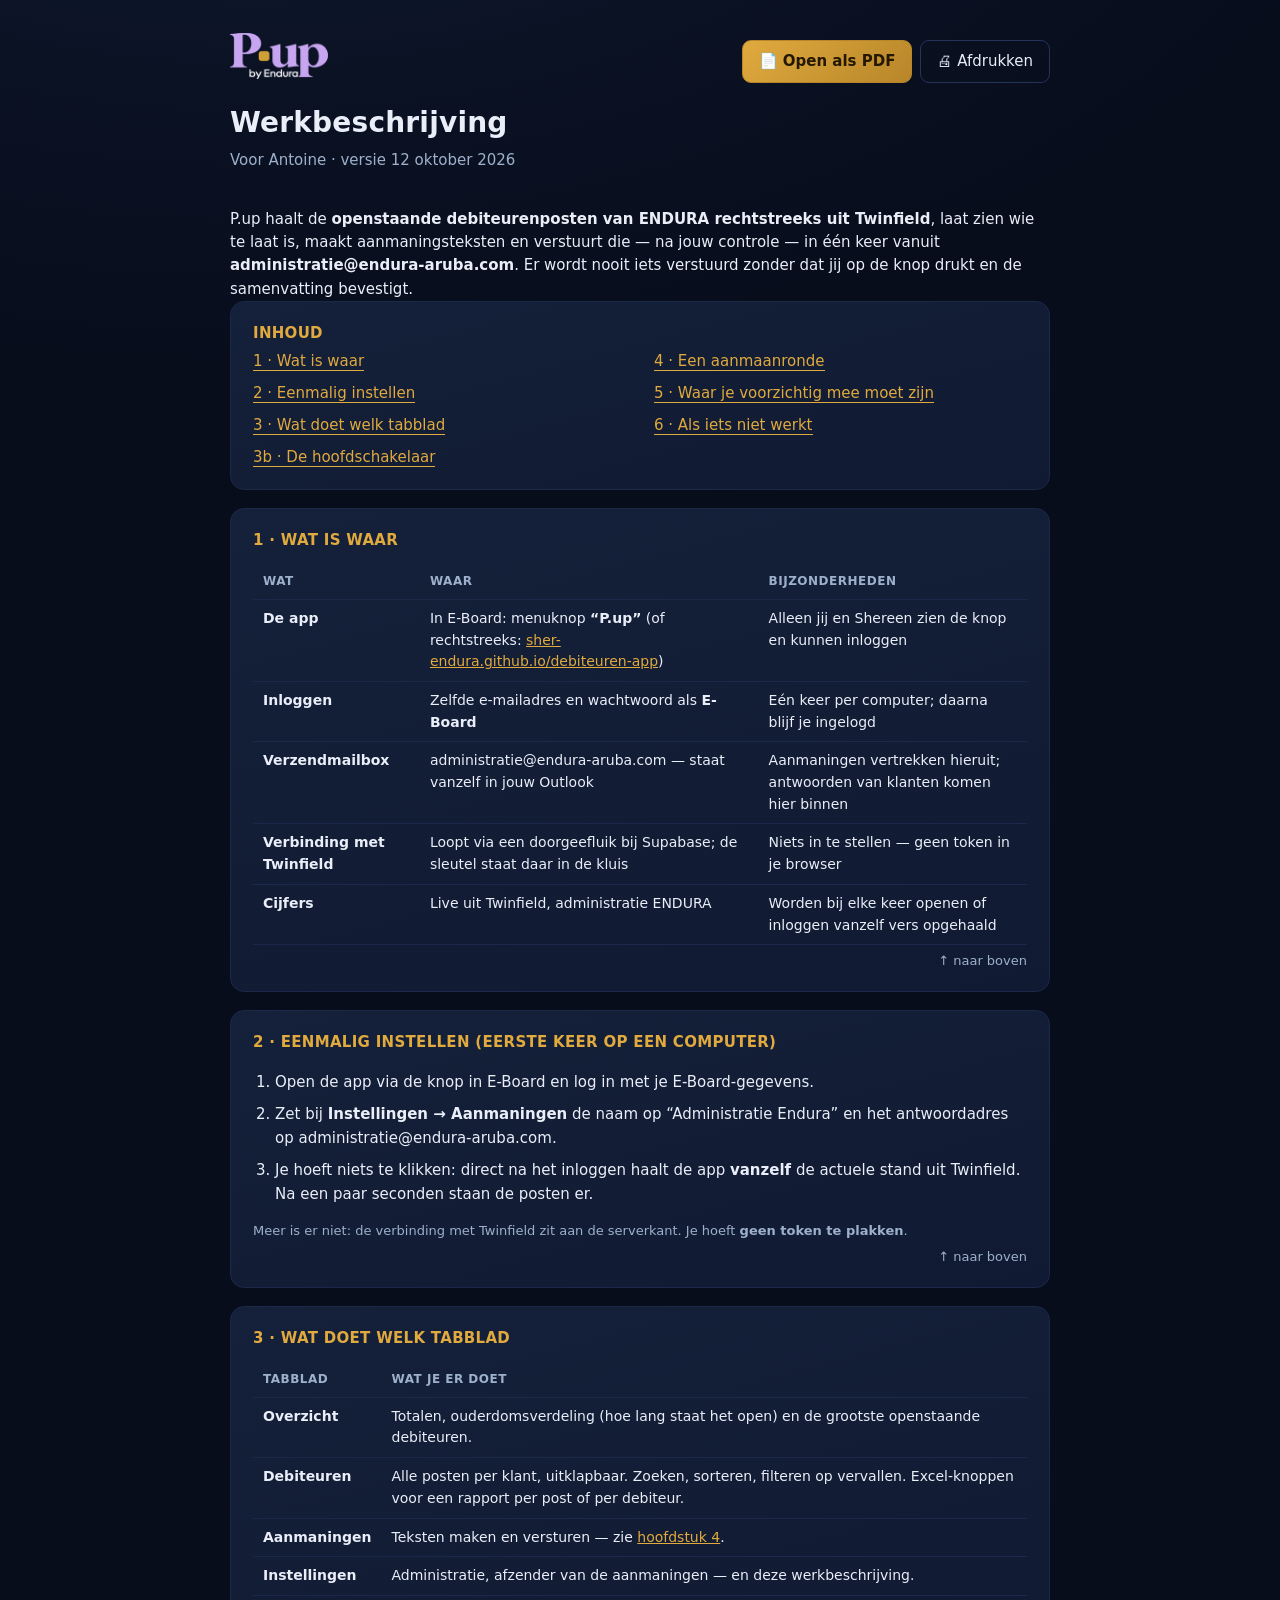
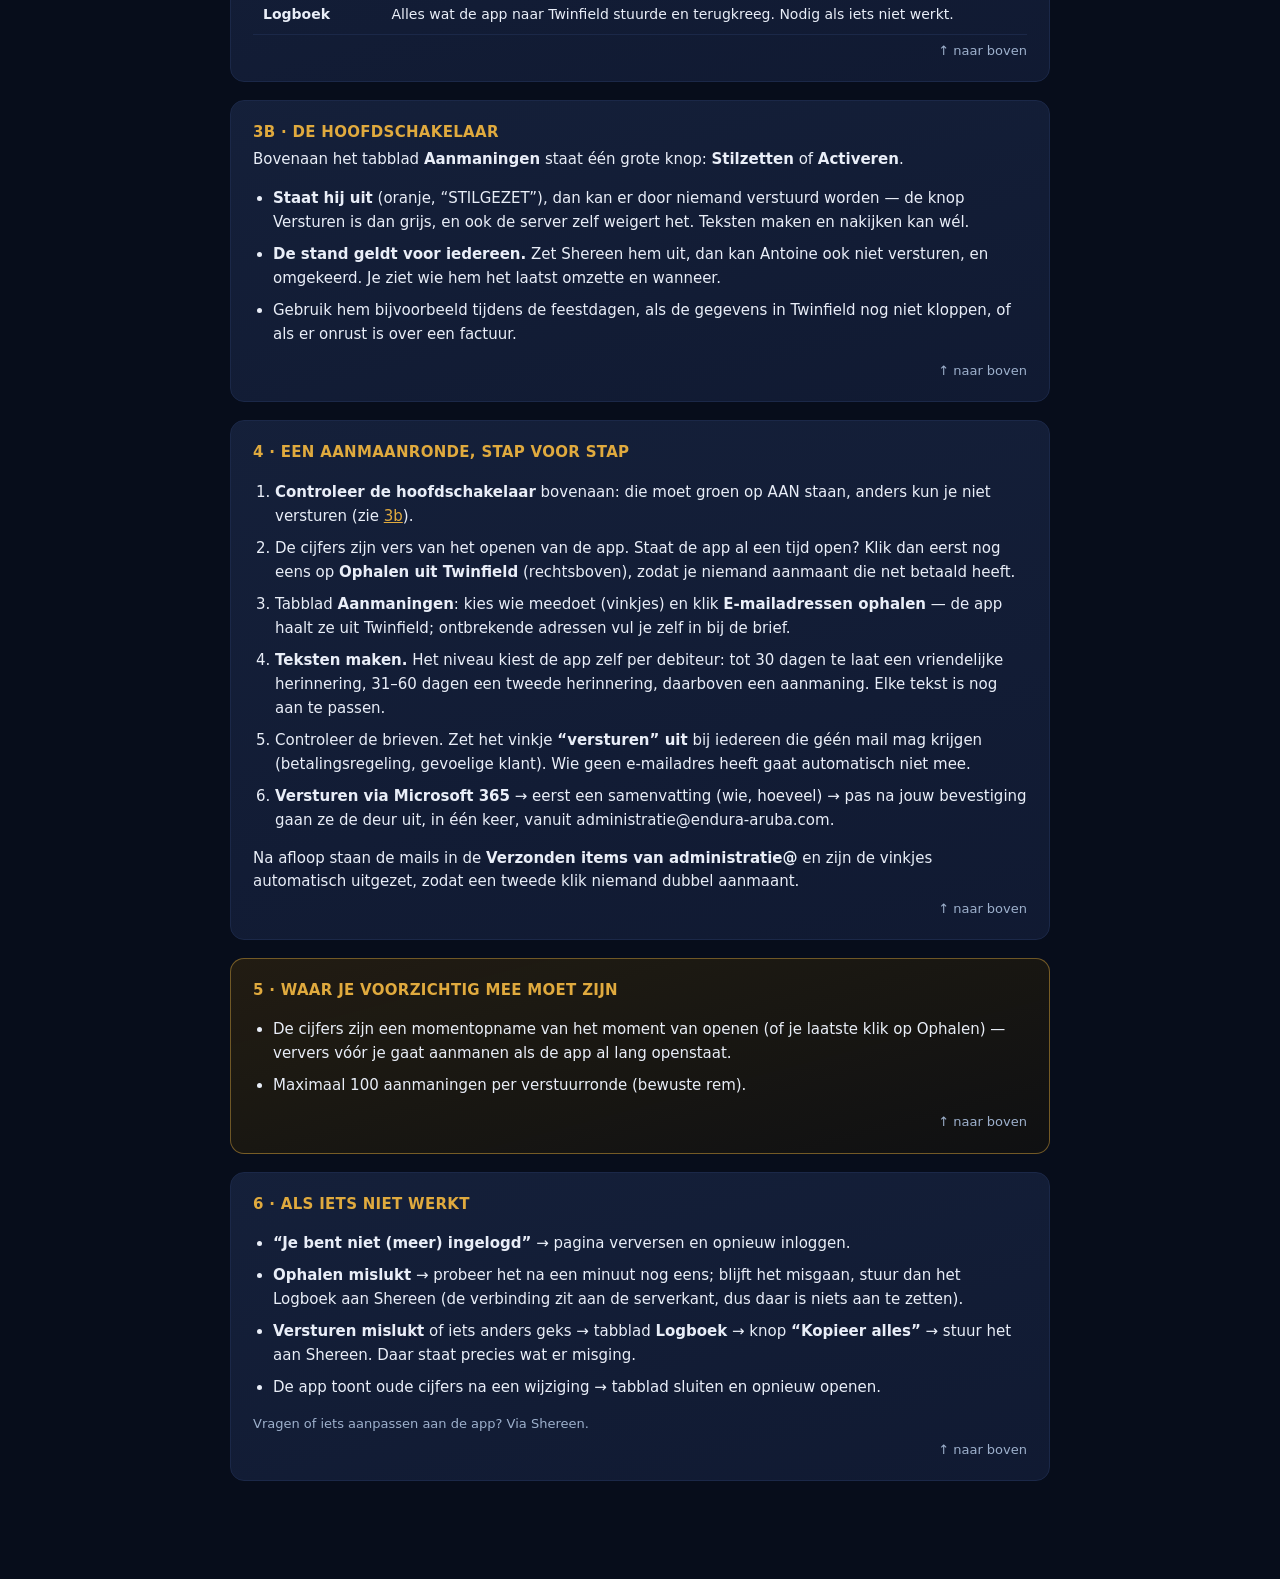
<file: werkbeschrijving.html>
<!DOCTYPE html>
<html lang="nl">
<head>
<meta charset="UTF-8">
<meta name="viewport" content="width=device-width, initial-scale=1">
<title>Werkbeschrijving · P.up by Endura</title>
<link rel="icon" href="favicon.ico" sizes="any">
<link rel="icon" type="image/png" sizes="32x32" href="favicon-32.png">
<link rel="stylesheet" href="styles.css">
<style>
  html { scroll-behavior: smooth; }
  .wb { max-width: 860px; margin: 0 auto; padding: 28px 20px 80px; }
  .wb h1 { font-size: 28px; margin: 18px 0 4px; }
  .wb .onder { color: var(--zacht); margin-bottom: 22px; padding-bottom: 14px; border-bottom: 2px solid var(--goud); }
  .wb .paneel { scroll-margin-top: 16px; }
  .wb ol { padding-left: 22px; }
  .wb ol li, .wb ul li { margin-bottom: 8px; line-height: 1.6; }
  .wb ul { padding-left: 20px; }
  .wb table td, .wb table th { white-space: normal; vertical-align: top; }
  .wb-kop { display: flex; align-items: center; justify-content: space-between; gap: 14px; flex-wrap: wrap; }
  .wb-kop .knoppen { display: flex; gap: 8px; flex-wrap: wrap; }
  .wb-kop .knop { text-decoration: none; display: inline-block; }
  .inhoud ol { list-style: none; padding-left: 0; margin: 0; columns: 2; column-gap: 28px; }
  .inhoud li { margin-bottom: 6px; break-inside: avoid; }
  .inhoud a { color: var(--tekst); text-decoration: none; border-bottom: 1px solid var(--accent); }
  .inhoud a:hover { color: var(--accent); }
  .wb p a, .wb li a, .wb td a { color: var(--accent); }
  .naar-boven { display: block; text-align: right; font-size: 13px; color: var(--zacht); text-decoration: none; margin-top: 6px; }
  @media (max-width: 600px) { .inhoud ol { columns: 1; } }
  @media print {
    @page { margin: 16mm 14mm; }
    body { background: #fff !important; color: #111; }
    .wb { padding: 0; max-width: none; }
    .paneel { border-color: #bbb; background: #fff; box-shadow: none; break-inside: avoid; }
    .wb h2 { color: #7a5a16; }
    .wb .onder { color: #333; }
    .zacht, .wb .zacht { color: #333; }
    .inhoud a, .wb a { color: #111; }
    .niet-printen, .naar-boven { display: none !important; }
    .merk-logo .logo-donker { display: none !important; }
    .merk-logo .logo-licht { display: block !important; }
  }
</style>
</head>
<body>
<script>/* thema van de app volgen; bij afdrukken (en bij ?druk, waarmee de pdf gemaakt wordt) altijd licht */
try { if (localStorage.getItem("debiteuren.thema") === "licht") document.body.classList.add("licht"); } catch (e) {}
if (/[?&]druk\b/.test(location.search)) document.body.classList.add("licht");
let wasLicht = document.body.classList.contains("licht");
addEventListener("beforeprint", () => { wasLicht = document.body.classList.contains("licht"); document.body.classList.add("licht"); });
addEventListener("afterprint", () => { if (!wasLicht) document.body.classList.remove("licht"); });</script>
<div class="wb" id="boven">
  <div class="wb-kop">
    <div class="merk-logo">
      <img class="logo-donker" src="pup-logo-licht.png" alt="P.up by Endura">
      <img class="logo-licht" src="pup-logo.png" alt="P.up by Endura">
    </div>
    <div class="knoppen niet-printen">
      <a class="knop goud" href="werkbeschrijving.pdf" target="_blank" rel="noreferrer">📄 Open als PDF</a>
      <button class="knop stil" type="button" onclick="window.print()">🖨 Afdrukken</button>
    </div>
  </div>
  <h1>Werkbeschrijving</h1>
  <p class="onder">Voor Antoine · versie 12 oktober 2026</p>

  <p>P.up haalt de <b>openstaande debiteurenposten van ENDURA rechtstreeks uit Twinfield</b>, laat zien wie te laat is, maakt aanmaningsteksten en verstuurt die — na jouw controle — in één keer vanuit <b>administratie@endura-aruba.com</b>. Er wordt nooit iets verstuurd zonder dat jij op de knop drukt en de samenvatting bevestigt.</p>

  <nav class="paneel inhoud" aria-label="Inhoud">
    <h2>Inhoud</h2>
    <ol>
      <li><a href="#waar">1 · Wat is waar</a></li>
      <li><a href="#instellen">2 · Eenmalig instellen</a></li>
      <li><a href="#tabbladen">3 · Wat doet welk tabblad</a></li>
      <li><a href="#schakelaar">3b · De hoofdschakelaar</a></li>
      <li><a href="#aanmanen">4 · Een aanmaanronde</a></li>
      <li><a href="#voorzichtig">5 · Waar je voorzichtig mee moet zijn</a></li>
      <li><a href="#storing">6 · Als iets niet werkt</a></li>
    </ol>
  </nav>
  <div class="paneel" id="waar">
    <h2>1 · Wat is waar</h2>
    <div class="tabel-omhulsel"><table>
      <thead><tr><th>Wat</th><th>Waar</th><th>Bijzonderheden</th></tr></thead>
      <tbody>
        <tr><td><b>De app</b></td><td>In E-Board: menuknop <b>“P.up”</b> (of rechtstreeks: <a href="https://sher-endura.github.io/debiteuren-app/" target="_blank" rel="noreferrer">sher-endura.github.io/debiteuren-app</a>)</td><td>Alleen jij en Shereen zien de knop en kunnen inloggen</td></tr>
        <tr><td><b>Inloggen</b></td><td>Zelfde e-mailadres en wachtwoord als <b>E-Board</b></td><td>Eén keer per computer; daarna blijf je ingelogd</td></tr>
        <tr><td><b>Verzendmailbox</b></td><td>administratie@endura-aruba.com — staat vanzelf in jouw Outlook</td><td>Aanmaningen vertrekken hieruit; antwoorden van klanten komen hier binnen</td></tr>
        <tr><td><b>Verbinding met Twinfield</b></td><td>Loopt via een doorgeefluik bij Supabase; de sleutel staat daar in de kluis</td><td>Niets in te stellen — geen token in je browser</td></tr>
        <tr><td><b>Cijfers</b></td><td>Live uit Twinfield, administratie ENDURA</td><td>Worden bij elke keer openen of inloggen vanzelf vers opgehaald</td></tr>
      </tbody>
    </table></div>
    <a class="naar-boven" href="#boven">↑ naar boven</a>
  </div>

  <div class="paneel" id="instellen">
    <h2>2 · Eenmalig instellen (eerste keer op een computer)</h2>
    <ol>
      <li>Open de app via de knop in E-Board en log in met je E-Board-gegevens.</li>
      <li>Zet bij <b>Instellingen → Aanmaningen</b> de naam op “Administratie Endura” en het antwoordadres op administratie@endura-aruba.com.</li>
      <li>Je hoeft niets te klikken: direct na het inloggen haalt de app <b>vanzelf</b> de actuele stand uit Twinfield. Na een paar seconden staan de posten er.</li>
    </ol>
    <p class="zacht klein">Meer is er niet: de verbinding met Twinfield zit aan de serverkant. Je hoeft <b>geen token te plakken</b>.</p>
    <a class="naar-boven" href="#boven">↑ naar boven</a>
  </div>

  <div class="paneel" id="tabbladen">
    <h2>3 · Wat doet welk tabblad</h2>
    <div class="tabel-omhulsel"><table>
      <thead><tr><th>Tabblad</th><th>Wat je er doet</th></tr></thead>
      <tbody>
        <tr><td><b>Overzicht</b></td><td>Totalen, ouderdomsverdeling (hoe lang staat het open) en de grootste openstaande debiteuren.</td></tr>
        <tr><td><b>Debiteuren</b></td><td>Alle posten per klant, uitklapbaar. Zoeken, sorteren, filteren op vervallen. Excel-knoppen voor een rapport per post of per debiteur.</td></tr>
        <tr><td><b>Aanmaningen</b></td><td>Teksten maken en versturen — zie <a href="#aanmanen">hoofdstuk 4</a>.</td></tr>
        <tr><td><b>Instellingen</b></td><td>Administratie, afzender van de aanmaningen — en deze werkbeschrijving.</td></tr>
        <tr><td><b>Logboek</b></td><td>Alles wat de app naar Twinfield stuurde en terugkreeg. Nodig als iets niet werkt.</td></tr>
      </tbody>
    </table></div>
    <a class="naar-boven" href="#boven">↑ naar boven</a>
  </div>

  <div class="paneel" id="schakelaar">
    <h2>3b · De hoofdschakelaar</h2>
    <p>Bovenaan het tabblad <b>Aanmaningen</b> staat één grote knop: <b>Stilzetten</b> of <b>Activeren</b>.</p>
    <ul>
      <li><b>Staat hij uit</b> (oranje, “STILGEZET”), dan kan er door niemand verstuurd worden — de knop Versturen is dan grijs, en ook de server zelf weigert het. Teksten maken en nakijken kan wél.</li>
      <li><b>De stand geldt voor iedereen.</b> Zet Shereen hem uit, dan kan Antoine ook niet versturen, en omgekeerd. Je ziet wie hem het laatst omzette en wanneer.</li>
      <li>Gebruik hem bijvoorbeeld tijdens de feestdagen, als de gegevens in Twinfield nog niet kloppen, of als er onrust is over een factuur.</li>
    </ul>
    <a class="naar-boven" href="#boven">↑ naar boven</a>
  </div>

  <div class="paneel" id="aanmanen">
    <h2>4 · Een aanmaanronde, stap voor stap</h2>
    <ol>
      <li><b>Controleer de hoofdschakelaar</b> bovenaan: die moet groen op AAN staan, anders kun je niet versturen (zie <a href="#schakelaar">3b</a>).</li>
      <li>De cijfers zijn vers van het openen van de app. Staat de app al een tijd open? Klik dan eerst nog eens op <b>Ophalen uit Twinfield</b> (rechtsboven), zodat je niemand aanmaant die net betaald heeft.</li>
      <li>Tabblad <b>Aanmaningen</b>: kies wie meedoet (vinkjes) en klik <b>E-mailadressen ophalen</b> — de app haalt ze uit Twinfield; ontbrekende adressen vul je zelf in bij de brief.</li>
      <li><b>Teksten maken.</b> Het niveau kiest de app zelf per debiteur: tot 30 dagen te laat een vriendelijke herinnering, 31–60 dagen een tweede herinnering, daarboven een aanmaning. Elke tekst is nog aan te passen.</li>
      <li>Controleer de brieven. Zet het vinkje <b>“versturen” uit</b> bij iedereen die géén mail mag krijgen (betalingsregeling, gevoelige klant). Wie geen e-mailadres heeft gaat automatisch niet mee.</li>
      <li><b>Versturen via Microsoft 365</b> → eerst een samenvatting (wie, hoeveel) → pas na jouw bevestiging gaan ze de deur uit, in één keer, vanuit administratie@endura-aruba.com.</li>
    </ol>
    <p>Na afloop staan de mails in de <b>Verzonden items van administratie@</b> en zijn de vinkjes automatisch uitgezet, zodat een tweede klik niemand dubbel aanmaant.</p>
    <a class="naar-boven" href="#boven">↑ naar boven</a>
  </div>

  <div class="paneel waarschuwing" id="voorzichtig">
    <h2>5 · Waar je voorzichtig mee moet zijn</h2>
    <ul>
      <li>De cijfers zijn een momentopname van het moment van openen (of je laatste klik op Ophalen) — ververs vóór je gaat aanmanen als de app al lang openstaat.</li>
      <li>Maximaal 100 aanmaningen per verstuurronde (bewuste rem).</li>
    </ul>
    <a class="naar-boven" href="#boven">↑ naar boven</a>
  </div>

  <div class="paneel" id="storing">
    <h2>6 · Als iets niet werkt</h2>
    <ul>
      <li><b>“Je bent niet (meer) ingelogd”</b> → pagina verversen en opnieuw inloggen.</li>
      <li><b>Ophalen mislukt</b> → probeer het na een minuut nog eens; blijft het misgaan, stuur dan het Logboek aan Shereen (de verbinding zit aan de serverkant, dus daar is niets aan te zetten).</li>
      <li><b>Versturen mislukt</b> of iets anders geks → tabblad <b>Logboek</b> → knop <b>“Kopieer alles”</b> → stuur het aan Shereen. Daar staat precies wat er misging.</li>
      <li>De app toont oude cijfers na een wijziging → tabblad sluiten en opnieuw openen.</li>
    </ul>
    <p class="zacht klein">Vragen of iets aanpassen aan de app? Via Shereen.</p>
    <a class="naar-boven" href="#boven">↑ naar boven</a>
  </div>
</div>
</body>
</html>
</file>
<file: styles.css>
/* Debiteuren · Endura — twee thema's:
   - donker (standaard): nachtblauw met goud, naar het DirectLink-diagram
   - licht: wit/grijs met blauw, naar de SellSync-kleuren
   Het thema staat als class op <body> (body.licht); de keuze wordt per browser
   onthouden. Alle kleuren lopen via de variabelen hieronder — nieuwe kleuren
   dus áltijd hier definiëren, nooit los in een regel verderop. */

:root {
  --achtergrond:  radial-gradient(1200px 700px at 20% -10%, #16243f 0%, #0b1224 55%, #070d1b 100%);
  --paneel:       linear-gradient(165deg, rgba(23,35,63,.85), rgba(18,28,54,.85));
  --paneel-plat:  #17233f;
  --tegel:        linear-gradient(160deg, rgba(31,47,84,.9), rgba(16,25,47,.9));
  --zijbalk:      linear-gradient(180deg, rgba(18,28,54,.95), rgba(9,15,30,.95));
  --kaart:        linear-gradient(160deg, #17233f, #121c36);
  --veld:         #0d1730;
  --rand:         #23335a;
  --rand-zacht:   #1b2848;
  --tekst:        #e9eef8;
  --zacht:        #9db0cc;
  --kop-donker:   #1b2848;

  /* accent = knoppen, actieve navigatie, kopjes, merkpunt */
  --accent:        #e0aa3e;
  --accent-diep:   #b8862a;
  --accent-tekst:  #241800;
  --accent-gloed:  rgba(224,170,62,.55);
  --accent-zweem:  rgba(224,170,62,.18);

  /* waarschuwing = "te laat"-markeringen (in donker dezelfde goudtint) */
  --laat:          #e0aa3e;
  --laat-rand:     rgba(224,170,62,.5);
  --dagen:         #b8a6f0;   /* dagen-te-laat-kolommen: zachtpaars */

  --blauw:        #4a8fd4;
  --blauw-diep:   #2f6fb0;
  --rood:         #e8736a;
  --groen:        #5fbf8f;

  --hover:        rgba(74,143,212,.12);
  --rij-hover:    rgba(74,143,212,.08);
  --baan:         rgba(255,255,255,.06);
  --groep-bg:     rgba(13,23,48,.5);
  --groep-kop:    rgba(31,47,84,.45);
  --groep-kop-h:  rgba(31,47,84,.7);
  --code-bg:      #0a1122;
  --code-tekst:   #c9d8ee;
  --focusring:    rgba(224,170,62,.14);

  --melding-ok-r:    rgba(95,191,143,.45);  --melding-ok-bg:    rgba(95,191,143,.1);
  --melding-fout-r:  rgba(232,115,106,.5);  --melding-fout-bg:  rgba(232,115,106,.1);
  --melding-bezig-r: rgba(74,143,212,.45);  --melding-bezig-bg: rgba(74,143,212,.1);
  --waarschuw-rand:  rgba(224,170,62,.45);
  --waarschuw-bg:    linear-gradient(165deg, rgba(56,42,12,.55), rgba(24,20,10,.5));
}

/* ---------- licht thema: naar de SellSync-kleuren ----------
   Basis: zacht verloop van slate-50 via wit naar blue-50 (zoals het
   SellSync-inlogscherm). Hoofdkleur: het SellSync-verloop blauw-600 →
   indigo-600. Vlakken en badges in pasteltinten (blue-50/100, amber-50,
   teal-50, green-50). "Te laat" is amber→oranje, ook een SellSync-verloop. */
body.licht {
  --achtergrond:  linear-gradient(135deg, #f8fafc 0%, #ffffff 45%, #eff6ff 100%);
  --paneel:       #ffffff;
  --paneel-plat:  #ffffff;
  --tegel:        #ffffff;
  --zijbalk:      #ffffff;
  --kaart:        #ffffff;
  --veld:         #ffffff;
  --rand:         #cbd5e1;
  --rand-zacht:   #e2e8f0;
  --tekst:        #1e293b;
  --zacht:        #64748b;
  --kop-donker:   #1e3a8a;
  --kop-kleur:    #1d4ed8;                 /* blue-700 voor kopjes */

  --accent:        #2563eb;                 /* blue-600 */
  --accent-diep:   #4f46e5;                 /* indigo-600 → hét SellSync-verloop */
  --accent-tekst:  #ffffff;
  --accent-gloed:  rgba(37,99,235,.30);
  --accent-zweem:  #eff6ff;                 /* blue-50 */

  --laat:          #b45309;                 /* amber-700, leesbaar op pastel */
  --laat-rand:     #fcd34d;                 /* amber-300 */
  --laat-zweem:    #fffbeb;                 /* amber-50 */
  --dagen:         #7c3aed;                 /* violet-600: dagen-kolommen, duidelijk anders dan rood */

  --blauw:        #3b82f6;
  --blauw-diep:   #6366f1;
  --rood:         #dc2626;
  --groen:        #16a34a;

  --staaf:        linear-gradient(90deg, #3b82f6, #6366f1);   /* blauw → indigo */
  --staaf-laat:   linear-gradient(90deg, #f59e0b, #f97316);   /* amber → oranje */

  --hover:        #eff6ff;                  /* blue-50 */
  --rij-hover:    #f0f6ff;
  --baan:         #e2e8f0;
  --groep-bg:     #ffffff;
  --groep-kop:    #f8fafc;
  --groep-kop-h:  #eff6ff;
  --code-bg:      #f8fafc;
  --code-tekst:   #334155;
  --focusring:    #dbeafe;                  /* blue-100 */

  --melding-ok-r:    #bbf7d0;  --melding-ok-bg:    #f0fdf4;   /* green-200 / green-50 */
  --melding-fout-r:  #fecaca;  --melding-fout-bg:  #fef2f2;   /* red-200 / red-50 */
  --melding-bezig-r: #bfdbfe;  --melding-bezig-bg: #eff6ff;   /* blue-200 / blue-50 */
  --waarschuw-rand:  #fcd34d;
  --waarschuw-bg:    #fffbeb;                                  /* amber-50 */
}

/* Pastel-tegels op het overzicht, zoals de gekleurde vlakken in SellSync:
   totaal = blauw, vervallen = amber, posten = teal, debiteuren = groen. */
body.licht .tegel:nth-child(1) { background: #eff6ff; border-color: #bfdbfe; }
body.licht .tegel:nth-child(2) { background: #fffbeb; border-color: #fde68a; }
body.licht .tegel:nth-child(3) { background: #f5f3ff; border-color: #ddd6fe; }
body.licht .tegel:nth-child(4) { background: #f0fdf4; border-color: #bbf7d0; }
body.licht .tegel:nth-child(1) .tegel-kop { color: #1d4ed8; }
body.licht .tegel:nth-child(2) .tegel-kop { color: #b45309; }
body.licht .tegel:nth-child(3) .tegel-kop { color: #6d28d9; }
body.licht .tegel:nth-child(4) .tegel-kop { color: #15803d; }
body.licht .zijbalk { background: linear-gradient(180deg, #ffffff 0%, #f8fafc 100%); }
body.licht th { color: #475569; }

* { box-sizing: border-box; }

body {
  margin: 0;
  background: var(--achtergrond);
  color: var(--tekst);
  font: 15px/1.55 "Segoe UI", system-ui, -apple-system, sans-serif;
  min-height: 100vh;
}

h1 { font-size: 22px; margin: 0; font-weight: 600; letter-spacing: .2px; }
h2 { font-size: 15px; margin: 0 0 4px; font-weight: 600; letter-spacing: .3px; text-transform: uppercase; color: var(--kop-kleur, var(--accent)); }
p  { margin: 4px 0 0; }
.zacht { color: var(--zacht); }
.klein { font-size: 13px; }
.mono  { font-family: "Cascadia Mono", Consolas, monospace; }
.goud-tekst { color: var(--laat); }
.groen-tekst { color: var(--groen); }
.rek { flex: 1; }

/* ---------- inloggen ---------- */
.overlay {
  position: fixed; inset: 0; z-index: 100;
  display: flex; align-items: center; justify-content: center;
  background: var(--achtergrond);
  padding: 20px;
}
.login-kaart {
  width: 100%; max-width: 390px;
  background: var(--kaart);
  border: 1px solid var(--rand); border-radius: 16px; padding: 32px;
  box-shadow: 0 24px 60px rgba(0,0,0,.18);
}
.login-kaart h1 { margin: 14px 0 2px; font-size: 26px; }
.login-kaart label { display: block; margin: 16px 0 5px; font-size: 13px; color: var(--zacht); }
.login-kaart input { width: 100%; }
.login-kaart .knop { margin-top: 22px; }

.merk { display: flex; align-items: center; gap: 9px; font-weight: 600; letter-spacing: 3px; text-transform: uppercase; font-size: 13px; color: var(--zacht); }
.merk-punt { width: 10px; height: 10px; border-radius: 3px; background: linear-gradient(135deg, var(--accent), var(--accent-diep)); box-shadow: 0 0 14px var(--accent-gloed); }
.merk-onder { font-size: 21px; font-weight: 600; margin: 4px 0 26px 19px; color: var(--tekst); }
/* P.up-logo: lichte variant op de donkere achtergrond, het origineel in het lichte thema */
.merk-logo { margin: 0 0 24px 4px; line-height: 0; }
.merk-logo img { height: 46px; width: auto; display: block; }
.merk-logo .logo-licht { display: none; }
body.licht .merk-logo .logo-donker { display: none; }
body.licht .merk-logo .logo-licht { display: block; }
.merk-logo.groot { margin: 0 0 18px; }
.merk-logo.groot img { height: 64px; }
.wb .merk-logo { margin: 0; }

/* ---------- raamwerk ---------- */
.app { display: grid; grid-template-columns: 232px 1fr; min-height: 100vh; }

.zijbalk {
  background: var(--zijbalk);
  border-right: 1px solid var(--rand-zacht);
  padding: 26px 18px 18px; display: flex; flex-direction: column;
  position: sticky; top: 0; height: 100vh;
}
#nav { display: flex; flex-direction: column; gap: 3px; }
.nav-knop {
  display: flex; align-items: center; gap: 10px;
  background: none; border: 0; border-radius: 9px;
  color: var(--zacht); font: inherit; text-align: left;
  padding: 10px 12px; cursor: pointer;
}
.nav-knop:hover { background: var(--hover); color: var(--tekst); }
.nav-knop.actief { background: var(--accent-zweem); color: var(--tekst); box-shadow: inset 2px 0 0 var(--accent); }
.nav-knop .ico { color: var(--accent); font-size: 12px; width: 14px; text-align: center; }
.nav-knop .telbol { margin-left: auto; background: var(--accent); color: var(--accent-tekst); border-radius: 10px; padding: 0 7px; font-size: 11px; font-weight: 700; }
.zijbalk-voet { margin-top: auto; padding-top: 16px; border-top: 1px solid var(--rand-zacht); display: flex; flex-direction: column; gap: 8px; align-items: flex-start; }

main { padding: 24px 28px 60px; min-width: 0; }

.balk { display: flex; align-items: flex-start; gap: 16px; flex-wrap: wrap; margin-bottom: 20px; }
.balk-rechts { margin-left: auto; display: flex; align-items: center; gap: 12px; flex-wrap: wrap; }
.stand { font-size: 13px; color: var(--zacht); }

/* ---------- knoppen en velden ---------- */
.knop {
  border: 1px solid var(--rand); background: var(--paneel-plat); color: var(--tekst);
  font: inherit; padding: 9px 16px; border-radius: 9px; cursor: pointer;
}
.knop:hover:not(:disabled) { border-color: var(--blauw); background: var(--hover); }
.knop:disabled { opacity: .5; cursor: default; }
.knop.goud { background: linear-gradient(135deg, var(--accent), var(--accent-diep)); border-color: var(--accent-diep); color: var(--accent-tekst); font-weight: 600; }
.knop.goud:hover:not(:disabled) { filter: brightness(1.08); background: linear-gradient(135deg, var(--accent), var(--accent-diep)); }
.knop.stil { background: transparent; }
.knop.klein { padding: 5px 11px; font-size: 13px; }
.knop.breed { width: 100%; padding: 12px; }
.knoppen { display: flex; gap: 10px; flex-wrap: wrap; margin-top: 12px; }

input, select, textarea {
  background: var(--veld); color: var(--tekst);
  border: 1px solid var(--rand); border-radius: 8px; padding: 9px 11px; font: inherit;
}
input:focus, select:focus, textarea:focus { outline: none; border-color: var(--accent); box-shadow: 0 0 0 3px var(--focusring); }
label { font-size: 13px; color: var(--zacht); }
.vink { display: flex; align-items: center; gap: 7px; color: var(--zacht); font-size: 13px; cursor: pointer; }
.vink input { accent-color: var(--accent); }

/* ---------- panelen en tegels ---------- */
.paneel {
  background: var(--paneel);
  border: 1px solid var(--rand-zacht); border-radius: 14px;
  padding: 20px 22px; margin-bottom: 18px;
}
body.licht .paneel, body.licht .tegel, body.licht .login-kaart { box-shadow: 0 1px 3px rgba(0,0,0,.06); }
.paneel.waarschuwing { border-color: var(--waarschuw-rand); background: var(--waarschuw-bg); }

.tegels { display: grid; grid-template-columns: repeat(auto-fit, minmax(196px, 1fr)); gap: 14px; margin-bottom: 18px; }
.tegel {
  background: var(--tegel);
  border: 1px solid var(--rand-zacht); border-radius: 14px; padding: 16px 18px;
}
.tegel-kop { font-size: 12px; letter-spacing: .6px; text-transform: uppercase; color: var(--zacht); }
.tegel-cijfer { font-size: 26px; font-weight: 600; margin-top: 6px; font-variant-numeric: tabular-nums; }
.tegel-voet { font-size: 12px; color: var(--zacht); margin-top: 2px; }

.werkbalk { display: flex; gap: 10px; align-items: center; flex-wrap: wrap; margin-bottom: 14px; }
.werkbalk input[type=search] { min-width: 240px; flex: 1 1 240px; }

/* ---------- tabellen ---------- */
.tabel-omhulsel { overflow-x: auto; margin-top: 12px; }
table { border-collapse: collapse; width: 100%; font-size: 14px; }
th, td { text-align: left; padding: 8px 10px; border-bottom: 1px solid var(--rand-zacht); white-space: nowrap; }
th { font-size: 12px; text-transform: uppercase; letter-spacing: .5px; color: var(--zacht); font-weight: 600; }
th.sorteerbaar { cursor: pointer; user-select: none; }
th.sorteerbaar:hover { color: var(--tekst); }
th.sorteerbaar.actief { color: var(--kop-kleur, var(--accent)); }
tbody tr:hover { background: var(--rij-hover); }
.num { text-align: right; font-variant-numeric: tabular-nums; }
td.naam { white-space: normal; min-width: 180px; }

/* ---------- ouderdomsstaven ---------- */
.staven { display: flex; flex-direction: column; gap: 8px; margin-top: 14px; }
.staaf-rij { display: grid; grid-template-columns: 148px 1fr 110px; gap: 12px; align-items: center; font-size: 13px; }
.staaf-baan { background: var(--baan); border-radius: 6px; height: 14px; overflow: hidden; }
.staaf-vul { height: 100%; border-radius: 6px; background: var(--staaf, linear-gradient(90deg, var(--blauw-diep), var(--blauw))); }
.staaf-rij.laat .staaf-vul { background: var(--staaf-laat, var(--laat)); }
.staaf-rij .num { color: var(--zacht); }

/* ---------- groepen per debiteur ---------- */
.groepen { display: flex; flex-direction: column; gap: 10px; }
.groep { border: 1px solid var(--rand-zacht); border-radius: 12px; overflow: hidden; background: var(--groep-bg); }
.groep-kop {
  display: grid; grid-template-columns: 26px 1fr auto auto; gap: 12px; align-items: center;
  padding: 11px 14px; cursor: pointer; background: var(--groep-kop);
}
.groep-kop:hover { background: var(--groep-kop-h); }
.groep-kop .pijl { color: var(--accent); font-size: 11px; }
.groep-naam { font-weight: 600; }
.groep-naam small { display: block; font-weight: 400; color: var(--zacht); font-size: 12px; }
.groep-bedrag { font-variant-numeric: tabular-nums; font-weight: 600; }
.groep-merk { font-size: 12px; padding: 2px 9px; border-radius: 20px; border: 1px solid var(--rand); color: var(--zacht); }
.groep-merk.laat { border-color: var(--laat-rand); color: var(--laat); background: var(--laat-zweem, transparent); }
.groep-inhoud { display: none; padding: 0 14px 12px; }
.groep.open .groep-inhoud { display: block; }
.dagen-laat { color: var(--dagen, var(--laat)); font-weight: 600; }
.bedrag-vervallen { color: var(--rood); font-weight: 600; }
.dagen-ok { color: var(--zacht); }

/* ---------- aanmaningen ---------- */
.keuzelijst { display: grid; grid-template-columns: repeat(auto-fill, minmax(260px, 1fr)); gap: 8px; margin: 12px 0 6px; }
.keuzeregel { display: flex; align-items: center; gap: 9px; border: 1px solid var(--rand-zacht); border-radius: 9px; padding: 9px 11px; font-size: 13px; }
.keuzeregel input { accent-color: var(--accent); }
.keuzeregel .bedrag { margin-left: auto; font-variant-numeric: tabular-nums; color: var(--laat); }
.brief { border: 1px solid var(--rand-zacht); border-radius: 12px; margin-top: 14px; overflow: hidden; }
.brief-kop { display: flex; align-items: center; gap: 12px; padding: 11px 14px; background: var(--groep-kop); flex-wrap: wrap; }
.brief-kop b { font-size: 14px; }
.brief textarea { width: 100%; border: 0; border-top: 1px solid var(--rand-zacht); border-radius: 0; min-height: 240px; font-family: "Cascadia Mono", Consolas, monospace; font-size: 13px; resize: vertical; }
.brief input.email { min-width: 220px; }

/* ---------- hoofdschakelaar aanmaningen ---------- */
.schakelpaneel { border-width: 2px; }
.schakelpaneel.aan  { border-color: var(--groen); }
.schakelpaneel.uit  { border-color: var(--laat-rand); background: var(--waarschuw-bg); }
.schakelrij { display: flex; align-items: center; gap: 20px; flex-wrap: wrap; }
.schakelrij > div:first-child { flex: 1; min-width: 220px; }
.schakelstand { font-size: 21px; font-weight: 600; margin-top: 4px; }
.schakelpaneel.aan .schakelstand { color: var(--groen); }
.schakelpaneel.uit .schakelstand { color: var(--laat); }
.knop.groot { padding: 14px 26px; font-size: 15px; font-weight: 600; }
.knop.stop  { background: linear-gradient(135deg, var(--laat), var(--laat)); border-color: var(--laat); color: #fff; }
.knop.start { background: linear-gradient(135deg, var(--groen), var(--groen)); border-color: var(--groen); color: #fff; }
.knop.stop:hover:not(:disabled), .knop.start:hover:not(:disabled) { filter: brightness(1.08); }

/* ---------- afletteren ---------- */
.match-voet { display: flex; align-items: center; gap: 16px; flex-wrap: wrap; margin-top: 14px; border-top: 1px solid var(--rand-zacht); padding-top: 14px; }
.match-voet .knoppen { margin: 0 0 0 auto; }
.code { background: var(--code-bg); border: 1px solid var(--rand-zacht); border-radius: 10px; padding: 14px; overflow-x: auto; font-family: "Cascadia Mono", Consolas, monospace; font-size: 12.5px; color: var(--code-tekst); white-space: pre-wrap; word-break: break-word; }

/* ---------- meldingen ---------- */
.melding-plek:empty { display: none; }
.melding { border-radius: 10px; padding: 11px 14px; margin: 12px 0; font-size: 13.5px; border: 1px solid; }
.melding.ok   { border-color: var(--melding-ok-r);    background: var(--melding-ok-bg); }
.melding.fout { border-color: var(--melding-fout-r);  background: var(--melding-fout-bg); }
.melding.bezig{ border-color: var(--melding-bezig-r); background: var(--melding-bezig-bg); }

/* ---------- logboek ---------- */
.logregel { border: 1px solid var(--rand-zacht); border-radius: 10px; margin-top: 8px; overflow: hidden; }
.logregel summary { padding: 9px 13px; cursor: pointer; font-size: 13px; display: flex; gap: 10px; align-items: center; }
.logregel summary .tijd { color: var(--zacht); font-family: "Cascadia Mono", Consolas, monospace; }
.logregel summary .status.fout { color: var(--rood); }
.logregel summary .status.ok { color: var(--groen); }
.logregel .code { border-radius: 0; border: 0; border-top: 1px solid var(--rand-zacht); max-height: 320px; overflow: auto; }

/* ---------- tabbladen ---------- */
.tab { display: none; }
.tab.actief { display: block; }

/* ---------- werkbeschrijvingspagina ---------- */
.wb table td, .wb table th { white-space: normal; vertical-align: top; }

/* ---------- telefoon ---------- */
@media (max-width: 820px) {
  .app { grid-template-columns: 1fr; }
  .zijbalk {
    position: sticky; top: 0; height: auto; z-index: 20;
    border-right: 0; border-bottom: 1px solid var(--rand-zacht);
    padding: 14px 14px 8px;
  }
  .merk-onder { display: none; }
  .merk-logo { margin: 0 0 10px 2px; }
  .merk-logo img { height: 34px; }
  #nav { flex-direction: row; overflow-x: auto; gap: 4px; padding-bottom: 4px; }
  .nav-knop { white-space: nowrap; padding: 8px 12px; }
  .nav-knop.actief { box-shadow: inset 0 -2px 0 var(--accent); }
  .zijbalk-voet { margin-top: 10px; flex-direction: row; align-items: center; justify-content: space-between; }
  main { padding: 18px 14px 60px; }
  .balk-rechts { margin-left: 0; width: 100%; }
  .balk-rechts .knop { flex: 1; }
  .staaf-rij { grid-template-columns: 104px 1fr; }
  .staaf-rij .num { grid-column: 2; text-align: left; }
  .groep-kop { grid-template-columns: 20px 1fr auto; }
  .groep-merk { display: none; }
}
</file>
